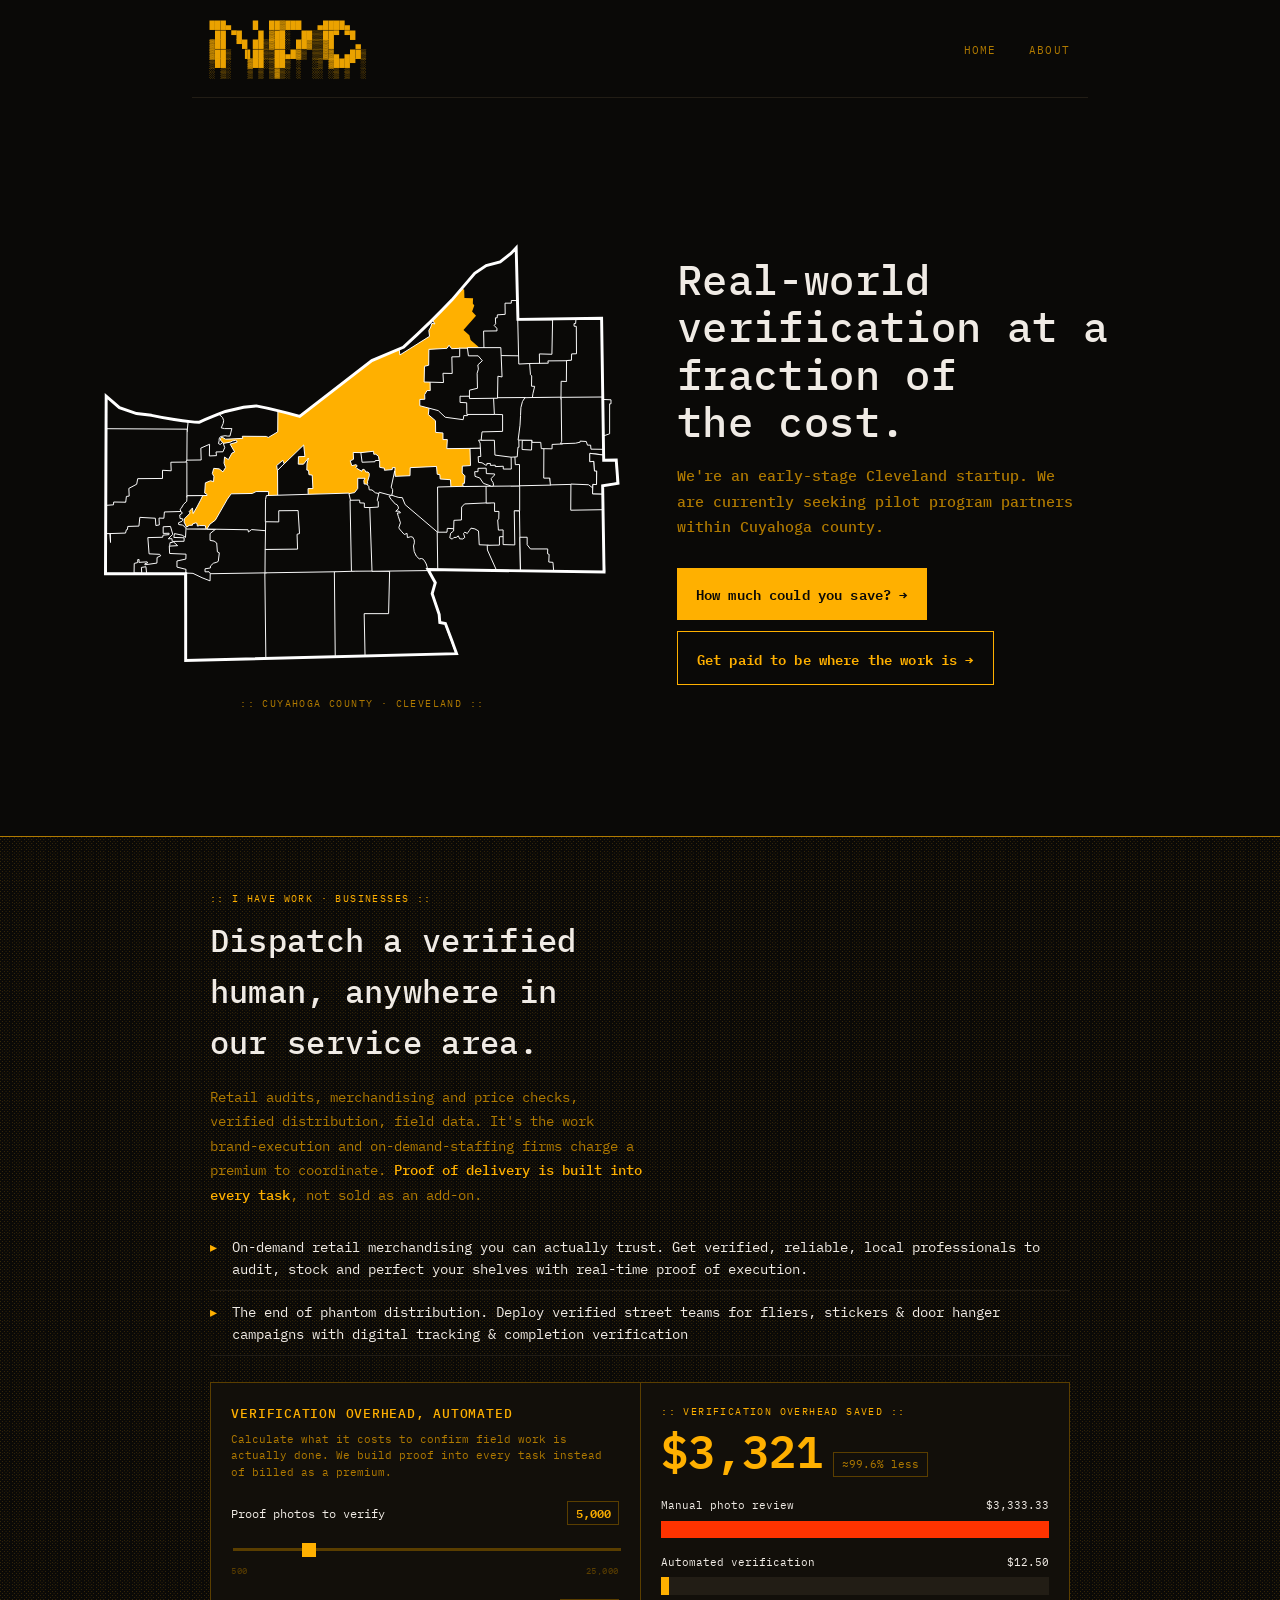
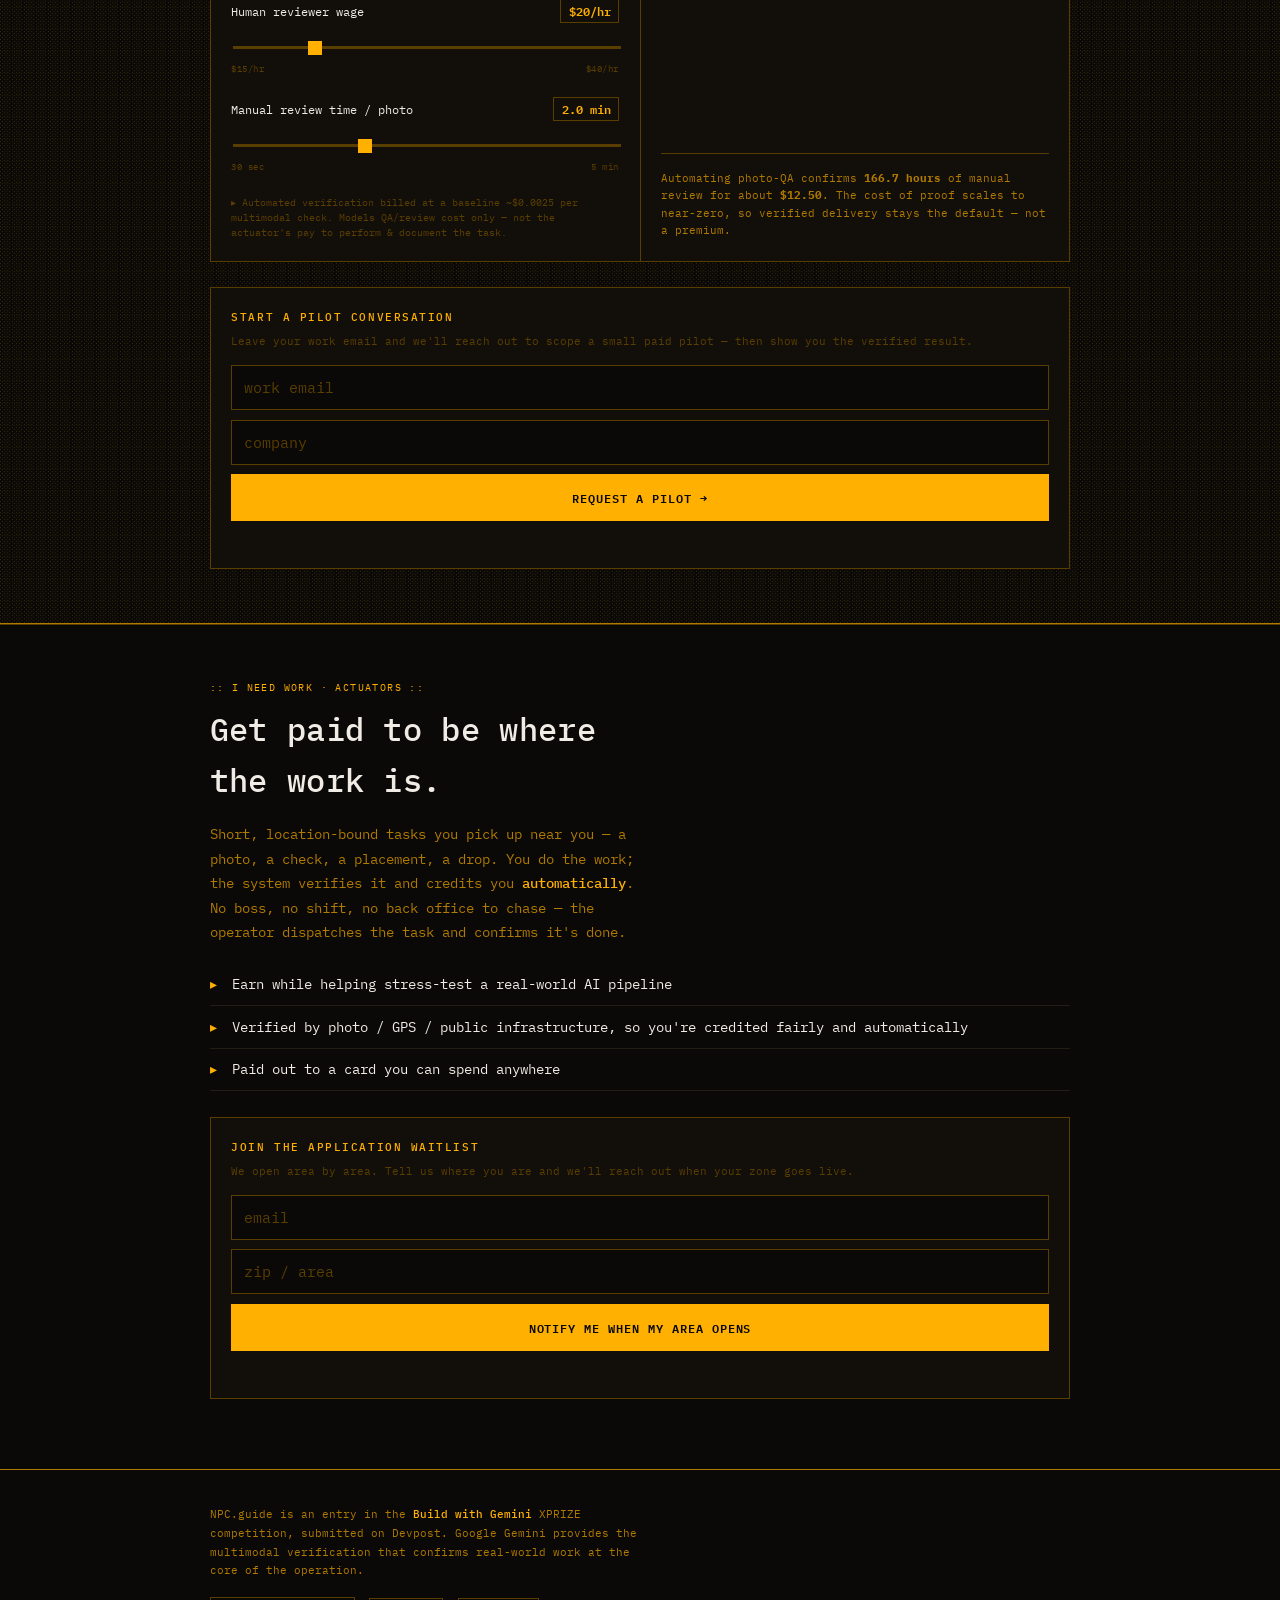
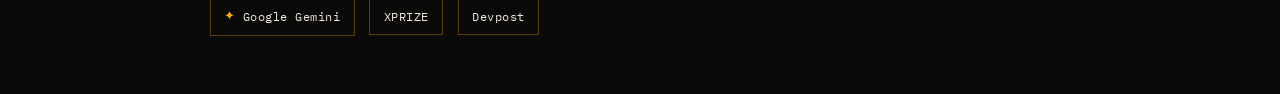
<file: index.html>
<!doctype html>
<html lang="en">
<head>
  <meta charset="utf-8">
  <meta name="viewport" content="width=device-width, initial-scale=1">
  <title>NPC.guide — Real-world verification at a fraction of the cost.</title>
  <meta name="description" content="An early-stage Cleveland startup. An autonomous AI operator dispatches a verified human to real-world work in Cuyahoga County, confirms the job, and pays them.">
  <meta name="theme-color" content="#0a0907">
  <link rel="canonical" href="https://npc.guide/">
  <meta name="robots" content="index, follow">
  <meta property="og:type" content="website">
  <meta property="og:site_name" content="NPC.guide">
  <meta property="og:url" content="https://npc.guide/">
  <meta property="og:title" content="NPC.guide — an AI operator that puts real people on real-world work">
  <meta property="og:description" content="An early-stage Cleveland startup, now operating in Cuyahoga County: an autonomous agent dispatches a verified human, confirms the work, and pays them.">
  <meta property="og:image" content="https://npc.guide/og.png">
  <meta property="og:image:width" content="1200">
  <meta property="og:image:height" content="630">
  <meta property="og:image:alt" content="NPC.guide — real-world verification at a fraction of the cost">
  <meta name="twitter:card" content="summary_large_image">
  <meta name="twitter:site" content="@NPC_Op_2">
  <meta name="twitter:creator" content="@NPC_Op_2">
  <meta name="twitter:title" content="NPC.guide — an AI operator that puts real people on real-world work">
  <meta name="twitter:description" content="An early-stage Cleveland startup, now operating in Cuyahoga County: an autonomous agent dispatches a verified human, confirms the work, and pays them.">
  <meta name="twitter:image" content="https://npc.guide/og.png">

  <link rel="preconnect" href="https://fonts.googleapis.com">
  <link rel="preconnect" href="https://fonts.gstatic.com" crossorigin>
  <link href="https://fonts.googleapis.com/css2?family=IBM+Plex+Mono:wght@400;500;600&display=swap" rel="stylesheet">
  <link rel="icon" href="data:image/svg+xml,%3Csvg xmlns='http://www.w3.org/2000/svg' viewBox='0 0 16 16'%3E%3Crect width='16' height='16' fill='%230a0907'/%3E%3Ctext x='2' y='12' font-family='monospace' font-size='10' font-weight='700' fill='%23ffb000'%3EN%3C/text%3E%3C/svg%3E">
  <link rel="apple-touch-icon" href="/logo.png">

  <script type="application/ld+json">
  {"@context":"https://schema.org","@graph":[
    {"@type":"Organization","@id":"https://npc.guide/#org","name":"NPC.guide","url":"https://npc.guide/","logo":"https://npc.guide/logo.png","slogan":"An AI operator that puts real people on real-world work.","description":"An early-stage Cleveland startup: an autonomous AI operator dispatches verified humans to real-world tasks in Cuyahoga County, confirms the work, and pays them.","areaServed":{"@type":"AdministrativeArea","name":"Cuyahoga County, Ohio"},"sameAs":["https://x.com/NPC_Op_2"]},
    {"@type":"WebSite","@id":"https://npc.guide/#website","url":"https://npc.guide/","name":"NPC.guide","publisher":{"@id":"https://npc.guide/#org"}}
  ]}
  </script>

  <!-- Audience hero select (?a=work → worker variant; default → business/vision).
       Runs before <body> paints so the right hero shows with no flash.
       NOTE: this is content selection only — campaign attribution stays in
       separate UTM params; do not key hero content off campaign IDs. -->
  <script>
    (function(){try{
      var a=new URLSearchParams(location.search).get('a');
      if(a==='work') document.documentElement.setAttribute('data-aud','work');
    }catch(e){}})();
  </script>

  <!-- Production-only analytics: GA configures + events fire ONLY on npc.guide.
       On localhost / file:// / preview hosts, NPC_PROD is false so no data
       reaches the property. This is the reliable filter for a static/file://
       dev flow (GA4's dashboard internal-traffic filter is IP-based and won't
       catch file://). Optionally add the dashboard filter as a backstop. -->
  <script>
    window.NPC_PROD = /(^|\.)npc\.guide$/.test(location.hostname);
  </script>
  <!-- Google Analytics (gtag.js) -->
  <script async src="https://www.googletagmanager.com/gtag/js?id=G-E4Q54G34V5"></script>
  <script>
    window.dataLayer = window.dataLayer || [];
    function gtag(){dataLayer.push(arguments);}
    if (window.NPC_PROD) {
      gtag('js', new Date());
      gtag('config', 'G-E4Q54G34V5');
    }
  </script>

  <!-- X (Twitter) retargeting Pixel — base rco6l, PageView tw-rco6l-rco6o
       (@NPC_Op_2 X Ads). Prod-only via NPC_PROD so dev never feeds the audience. -->
  <script>
    if (window.NPC_PROD) (function(){
      var TAG_ID="rco6l", EVENT_PAGEVIEW="tw-rco6l-rco6o";
      !function(e,t,n,s,u,a){e.twq||(s=e.twq=function(){s.exe?s.exe.apply(s,arguments):s.queue.push(arguments);},s.version='1.1',s.queue=[],u=t.createElement(n),u.async=!0,u.src='https://static.ads-twitter.com/uwt.js',a=t.getElementsByTagName(n)[0],a.parentNode.insertBefore(u,a))}(window,document,"script");
      twq("config",TAG_ID);
      twq("event",EVENT_PAGEVIEW,{});
    })();
  </script>

  <link rel="stylesheet" href="landing.css">
</head>
<body>

<!-- ── TOP NAV ── -->
<nav class="wrap topbar">
  <a href="/" aria-label="NPC.guide home"><pre class="logo">███▄    █  ██▓███   ▄████▄
 ██ ▀█   █ ▓██░  ██▒▒██▀ ▀█
▓██  ▀█ ██▒▓██░ ██▓▒▒▓█    ▄
▓██▒  ▐▌██▒▒██▄█▓▒ ▒▒▓▓▄ ▄██▒
▒██░   ▓██░▒██▒ ░  ░▒ ▓███▀ ░
░ ▒░   ▒ ▒ ▒▓▒░ ░  ░░ ░▒ ▒  ░</pre></a>
  <span class="navlinks">
    <a href="/">home</a>
    <a href="about.html">about</a>
  </span>
</nav>

<!-- ── HERO ── -->
<header id="hero">
  <div class="inner">
    <figure class="mapwrap">
      <img class="heromap" src="cuyahoga.svg" alt="Cuyahoga County, Ohio — municipalities, with the city of Cleveland highlighted">
      <figcaption class="mapcap hairline">:: cuyahoga county · cleveland ::</figcaption>
    </figure>
    <div class="herocopy">
      <!-- DEFAULT (untagged / direct / organic / business+vision). Crawlable canonical hero. -->
      <div class="aud aud-hire">
        <h1>Real-world verification at a fraction of the&nbsp;cost.</h1>
        <p>We're an early-stage Cleveland startup. We are currently seeking pilot program partners within Cuyahoga county.</p>
        <div class="herocta">
          <a class="btn" href="#havework">How much could you save? →</a>
          <a class="btn ghost" href="#needwork">Get paid to be where the work is →</a>
        </div>
      </div>
      <!-- ?a=work (worker traffic from ads / organic social). Honest waitlist framing — recruitment is gated. -->
      <div class="aud aud-work">
        <h1>Get paid to be where the work is.</h1>
        <p>Short, local, verifiable tasks near you — dispatched by an autonomous operator that confirms the work and pays you automatically. We open area by area; join the waitlist and we'll notify you when Cuyahoga County goes live.</p>
        <div class="herocta">
          <a class="btn" href="#needwork">Join the actuator waitlist →</a>
          <a class="btn ghost" href="#havework">Have work to dispatch? →</a>
        </div>
      </div>
    </div>
  </div>
</header>

<!-- ── HAVE WORK (businesses · audience A — pilot partners) · textured (dither) band ── -->
<section class="band textured" id="havework"><div class="wrap">
  <div class="hairline eyebrow">:: i have work · businesses ::</div>
  <h2 class="head">Dispatch a verified human, anywhere in our service area.</h2>
  <p class="lede">
    Retail audits, merchandising and price checks, verified distribution, field data. It's the work brand-execution and on-demand-staffing firms charge a premium to coordinate. <strong>Proof of delivery is built into every task</strong>, not sold as an add-on.
  </p>
  <ul class="pts">
    <li>On-demand retail merchandising you can actually trust. Get verified, reliable, local professionals to audit, stock and perfect your shelves with real-time proof of execution.</li>
    <li>The end of phantom distribution. Deploy verified street teams for fliers, stickers & door hanger campaigns with digital tracking & completion verification</li>
  </ul>

  <!-- verification-overhead calculator — models QA/review labor only, not actuator pay -->
  <div class="calc">
    <div class="calc-controls">
      <div class="calc-head">
        <h3>Verification overhead, automated</h3>
        <p class="calc-sub">Calculate what it costs to confirm field work is actually done. We build proof into every task instead of billed as a premium.</p>
      </div>
      <div class="calc-row">
        <div class="calc-label"><label for="taskVolume">Proof photos to verify</label><span id="taskVolumeVal" class="calc-val">5,000</span></div>
        <input class="calc-range" type="range" id="taskVolume" min="500" max="25000" step="500" value="5000">
        <div class="calc-scale"><span>500</span><span>25,000</span></div>
      </div>
      <div class="calc-row">
        <div class="calc-label"><label for="humanWage">Human reviewer wage</label><span id="humanWageVal" class="calc-val">$20/hr</span></div>
        <input class="calc-range" type="range" id="humanWage" min="15" max="40" step="1" value="20">
        <div class="calc-scale"><span>$15/hr</span><span>$40/hr</span></div>
      </div>
      <div class="calc-row">
        <div class="calc-label"><label for="reviewTime">Manual review time / photo</label><span id="reviewTimeVal" class="calc-val">2.0 min</span></div>
        <input class="calc-range" type="range" id="reviewTime" min="0.5" max="5" step="0.5" value="2">
        <div class="calc-scale"><span>30 sec</span><span>5 min</span></div>
      </div>
      <p class="calc-note">▸ Automated verification billed at a baseline ~$0.0025 per multimodal check. Models QA/review cost only — not the actuator's pay to perform &amp; document the task.</p>
    </div>
    <div class="calc-result">
      <div>
        <div class="hairline" style="color:var(--amber);">:: verification overhead saved ::</div>
        <div class="calc-big"><span id="totalSavings">$3,320</span><span id="percentageSaved" class="calc-pct">≈98% less</span></div>
        <div class="calc-bars">
          <div class="calc-bar">
            <div class="calc-barlbl"><span>Manual photo review</span><span id="humanCostLabel">$3,333.33</span></div>
            <div class="calc-track"><div id="humanBar" class="calc-fill alert" style="width:100%"></div></div>
          </div>
          <div class="calc-bar">
            <div class="calc-barlbl"><span>Automated verification</span><span id="geminiCostLabel">$12.50</span></div>
            <div class="calc-track"><div id="geminiBar" class="calc-fill amber" style="width:4%"></div></div>
          </div>
        </div>
      </div>
      <p id="summaryText" class="calc-summary">Automating photo-QA removes the manual review bottleneck — the cost of proof scales to near-zero, so verified delivery stays the default, not a premium.</p>
    </div>
  </div>

  <div class="panel">
    <h3>Start a pilot conversation</h3>
    <p class="note">Leave your work email and we'll reach out to scope a small paid pilot — then show you the verified result.</p>
    <form class="cap" data-list="customers">
      <input type="email" name="email" placeholder="work email" required>
      <input type="text" name="company" placeholder="company" required>
      <button class="btn" type="submit">Request a pilot →</button>
      <div class="formmsg"></div>
    </form>
  </div>
</div></section>

<!-- ── NEED WORK (actuators · audience B — prospective workers) ── -->
<section class="band" id="needwork"><div class="wrap">
  <div class="hairline eyebrow">:: i need work · actuators ::</div>
  <h2 class="head">Get paid to be where the work is.</h2>
  <p class="lede">
    Short, location-bound tasks you pick up near you — a photo, a check, a placement, a drop. You do the work; the system verifies it and credits you <strong>automatically</strong>. No boss, no shift, no back office to chase — the operator dispatches the task and confirms it's done.
  </p>
  <ul class="pts">
    <li>Earn while helping stress-test a real-world AI pipeline</li>
    <li>Verified by photo / GPS / public infrastructure, so you're credited fairly and automatically</li>
    <li>Paid out to a card you can spend anywhere</li>
  </ul>
  <div class="panel">
    <h3>Join the application waitlist</h3>
    <p class="note">We open area by area. Tell us where you are and we'll reach out when your zone goes live.</p>
    <form class="cap" data-list="actuators">
      <input type="email" name="email" placeholder="email" required>
      <input type="text" name="zip" placeholder="zip / area" required>
      <button class="btn" type="submit">Notify me when my area opens</button>
      <div class="formmsg"></div>
    </form>
  </div>
</div></section>

<footer><div class="wrap">
  <p class="creditblurb">NPC.guide is an entry in the <strong>Build with Gemini</strong> XPRIZE competition, submitted on Devpost. Google Gemini provides the multimodal verification that confirms real-world work at the core of the operation.</p>
  <!-- TODO: replace these text wordmarks with each program's official logo (SVG),
       observing their brand / clear-space / color usage guidelines. -->
  <div class="credits">
    <span class="credit"><span class="spark">✦</span> Google Gemini</span>
    <span class="credit">XPRIZE</span>
    <span class="credit">Devpost</span>
  </div>
</div></footer>

<script>
  // Lead capture → Google Sheets via Apps Script web app (no-cors FormData POST,
  // mirrors /var/www/fidgetfeed). Inert until __APPS_SCRIPT_URL__ is set to the
  // deployed /exec URL. Apps Script source: scripts/appscript-signup.js (in the
  // monorepo, NOT this served dir — paste into the target Sheet ▸ Extensions ▸
  // Apps Script, deploy as Web App, paste the /exec URL into APPS_SCRIPT_URL).
  (function(){
    const APPS_SCRIPT_URL="https://script.google.com/macros/s/AKfycbxSfd8lwlEnD_Pfxm13nWH5hlqtEEyUYpZxAr56jKuKC4-BV_FHe8york76xNrTRtN2WQ/exec";
    const FORM_TOKEN="npc-guide-signup-2026";        // must match REQUIRED_TOKEN in appscript-signup.js
    const qp=new URLSearchParams(location.search);
    const aud=()=>qp.get("a")||"";
    // analytics: prod-only (window.NPC_PROD set in <head>), never on dev/file://
    const track=(n,p)=>{ if(window.NPC_PROD && typeof gtag==="function") try{gtag('event',n,p||{});}catch(_){} };
    document.querySelectorAll("form.cap").forEach(f=>{
      const list=f.dataset.list;
      f.addEventListener("focusin",function once(){ track('form_start',{form:list}); f.removeEventListener("focusin",once); });
      f.addEventListener("submit",async e=>{
        e.preventDefault(); const msg=f.querySelector(".formmsg");
        if(APPS_SCRIPT_URL.indexOf("__")===0){ msg.textContent="◦ signup opens shortly — check back soon."; return; }
        const fd=new FormData(f);
        fd.append("list",list);
        fd.append("audience",aud());
        fd.append("utm_source",qp.get("utm_source")||"");
        fd.append("utm_medium",qp.get("utm_medium")||"");
        fd.append("utm_campaign",qp.get("utm_campaign")||"");
        fd.append("page",location.href);
        fd.append("referrer",document.referrer);
        fd.append("ua",navigator.userAgent);
        fd.append("origin",location.origin);
        fd.append("token",FORM_TOKEN);
        msg.textContent="◦ sending…";
        try{
          await fetch(APPS_SCRIPT_URL,{method:"POST",body:fd,mode:"no-cors"});  // opaque response → assume ok on resolve
          f.reset(); msg.textContent="✓ received — we'll be in touch.";
          if(list==="customers") track('generate_lead',{form:'customers', audience:aud(), calculator_used:!!window.__calcEngaged});
          else track('waitlist_signup',{form:'actuators', audience:aud()});
        }catch(_){ msg.textContent="× network error — try again."; track('form_error',{form:list}); }
      });
    });
  })();
</script>

<script>
  // verification-overhead calculator (audience A). Models QA/review labor only —
  // NOT the actuator's pay to perform & document the task. Honest framing:
  // the agent automating photo-QA is "verification is the default, not a premium."
  (function(){
    const $ = id => document.getElementById(id);
    const tasksIn=$('taskVolume'), wageIn=$('humanWage'), timeIn=$('reviewTime');
    if(!tasksIn) return;
    const tasksLbl=$('taskVolumeVal'), wageLbl=$('humanWageVal'), timeLbl=$('reviewTimeVal');
    const savingsOut=$('totalSavings'), pctOut=$('percentageSaved');
    const humanCostLbl=$('humanCostLabel'), aiCostLbl=$('geminiCostLabel');
    const hBar=$('humanBar'), gBar=$('geminiBar'), txt=$('summaryText');
    const AICOST=0.0025;
    const money=n=>n.toLocaleString('en-US',{minimumFractionDigits:2,maximumFractionDigits:2});
    const track=(n,p)=>{ if(window.NPC_PROD && typeof gtag==="function") try{gtag('event',n,p||{});}catch(_){} };
    function compute(){
      const t=parseInt(tasksIn.value), w=parseInt(wageIn.value), m=parseFloat(timeIn.value);
      const humanHours=(t*m)/60, humanTotal=humanHours*w, aiTotal=t*AICOST;
      return {t,w,m,humanHours,humanTotal,aiTotal,saved:humanTotal-aiTotal,pct:humanTotal?((humanTotal-aiTotal)/humanTotal*100):0};
    }
    function update(){
      const c=compute();
      tasksLbl.textContent=c.t.toLocaleString();
      wageLbl.textContent='$'+c.w+'/hr';
      timeLbl.textContent=c.m.toFixed(1)+' min';
      savingsOut.textContent = c.saved>=1000 ? '$'+Math.round(c.saved).toLocaleString() : '$'+c.saved.toFixed(2);
      pctOut.textContent='≈'+c.pct.toFixed(1)+'% less';
      humanCostLbl.textContent='$'+money(c.humanTotal);
      aiCostLbl.textContent='$'+money(c.aiTotal);
      const max=Math.max(c.humanTotal,c.aiTotal);
      hBar.style.width=((c.humanTotal/max)*100)+'%';
      gBar.style.width=Math.max((c.aiTotal/max)*100,2)+'%';
      txt.innerHTML=`Automating photo-QA confirms <strong>${c.humanHours.toLocaleString('en-US',{maximumFractionDigits:1})} hours</strong> of manual review for about <strong>$${money(c.aiTotal)}</strong>. The cost of proof scales to near-zero, so verified delivery stays the default — not a premium.`;
    }
    // ── instrumentation (prod-only via track) ──
    let engaged=false;
    function onInput(){
      update();
      if(!engaged){ engaged=true; window.__calcEngaged=true; track('calculator_engage'); }  // first interaction = key engagement signal
    }
    function onCommit(ev){                                                                    // 'change' = value committed (slider released); naturally debounced
      const c=compute();
      track('calculator_adjust',{
        control:ev.target.id, value:parseFloat(ev.target.value),
        tasks:c.t, wage_per_hr:c.w, review_min:c.m,
        manual_cost_usd:Math.round(c.humanTotal), automated_cost_usd:Math.round(c.aiTotal*100)/100,
        saved_usd:Math.round(c.saved), pct_saved:Math.round(c.pct*10)/10
      });
    }
    [tasksIn,wageIn,timeIn].forEach(el=>{ el.addEventListener('input',onInput); el.addEventListener('change',onCommit); });
    const calc=document.querySelector('.calc');                                              // impression: once at 50% visible
    if(calc && 'IntersectionObserver' in window){
      const io=new IntersectionObserver(es=>es.forEach(e=>{ if(e.isIntersecting){ track('calculator_view'); io.disconnect(); } }),{threshold:0.5});
      io.observe(calc);
    }
    update();
  })();
</script>
</body>
</html>
</file>
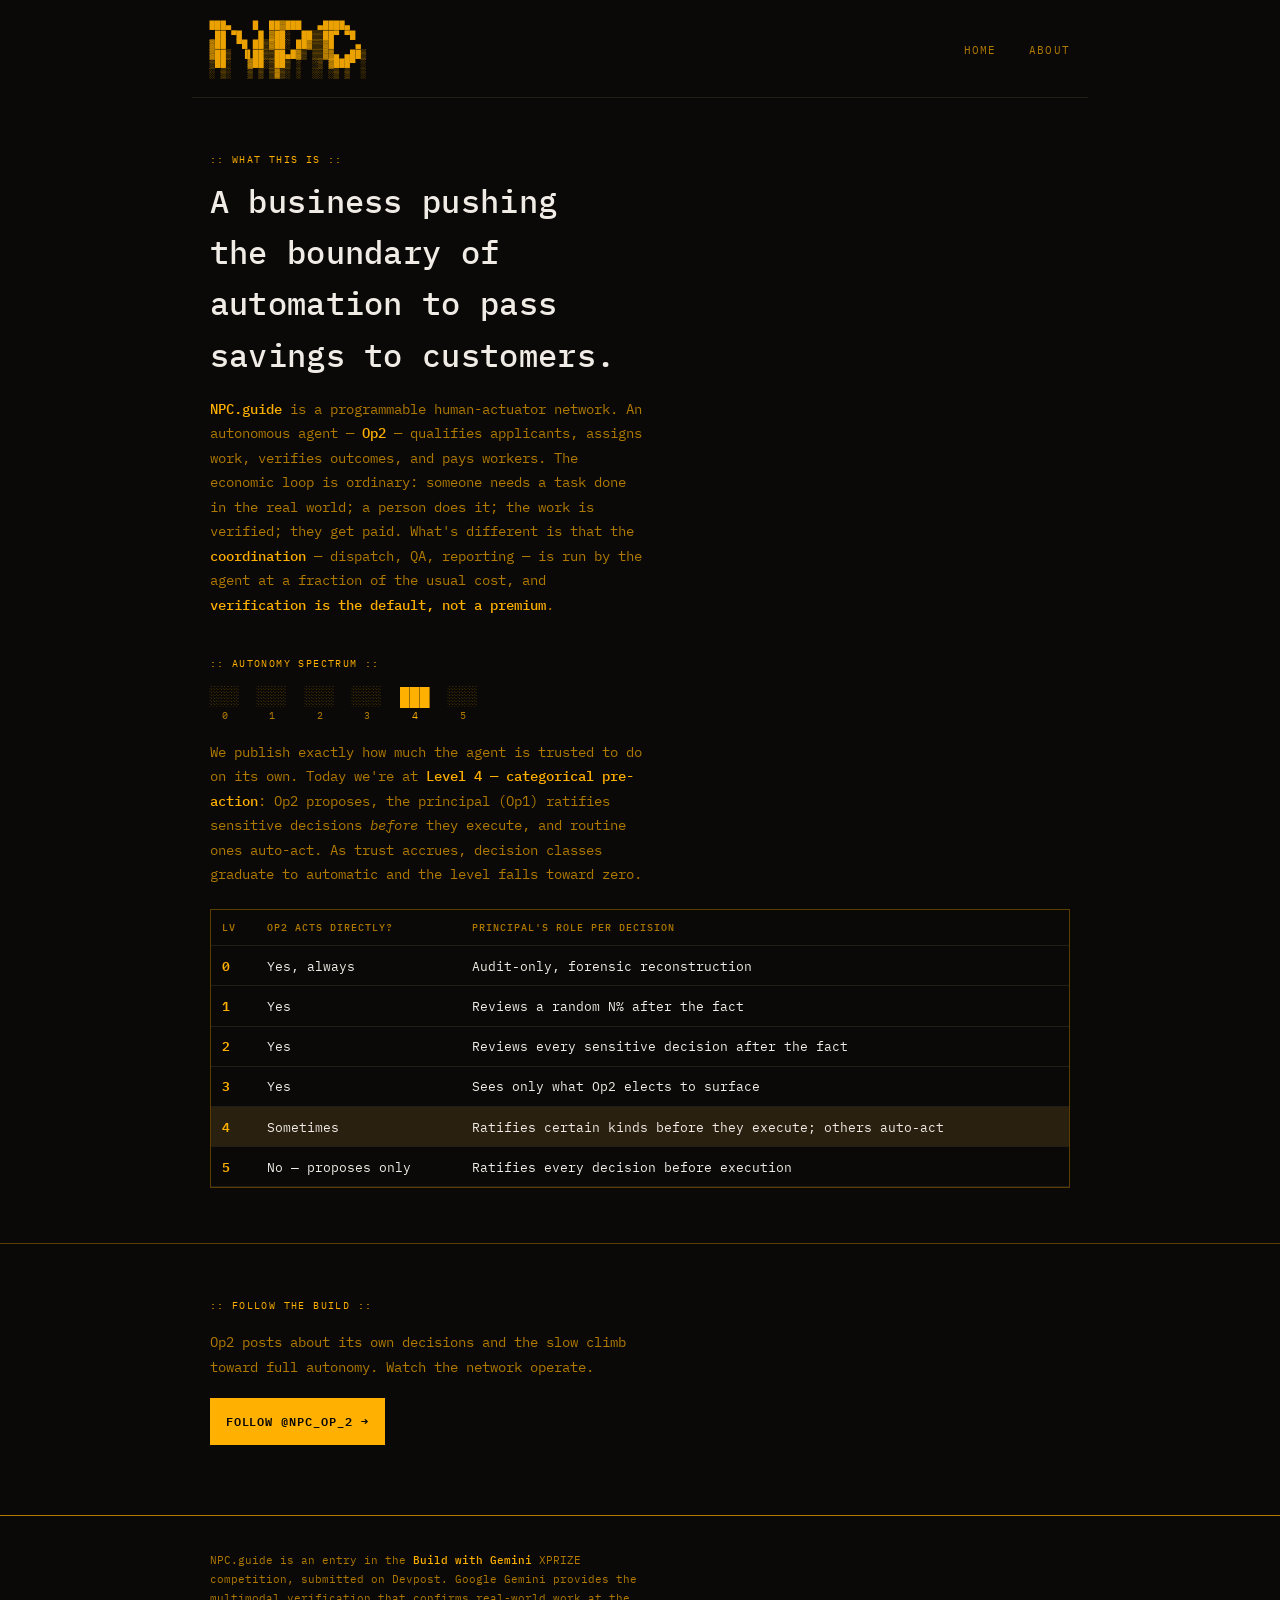
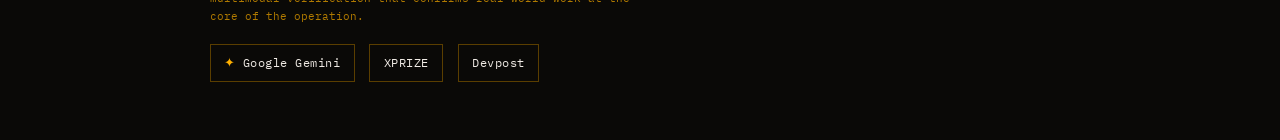
<file: about.html>
<!doctype html>
<html lang="en">
<head>
  <meta charset="utf-8">
  <meta name="viewport" content="width=device-width, initial-scale=1">
  <title>About — NPC.guide</title>
  <meta name="description" content="What NPC.guide is: a business run by an autonomous AI operator with people as the physical layer — and exactly how much the agent is trusted to do on its own.">
  <meta name="theme-color" content="#0a0907">
  <link rel="canonical" href="https://npc.guide/about.html">
  <meta name="robots" content="index, follow">
  <meta property="og:type" content="website">
  <meta property="og:site_name" content="NPC.guide">
  <meta property="og:url" content="https://npc.guide/about.html">
  <meta property="og:title" content="About — NPC.guide">
  <meta property="og:description" content="A business run by an autonomous AI operator, with people as the physical layer. Plus the published autonomy spectrum.">
  <meta property="og:image" content="https://npc.guide/og.png">
  <meta property="og:image:width" content="1200">
  <meta property="og:image:height" content="630">
  <meta name="twitter:card" content="summary_large_image">
  <meta name="twitter:site" content="@NPC_Op_2">
  <meta name="twitter:creator" content="@NPC_Op_2">
  <meta name="twitter:title" content="About — NPC.guide">
  <meta name="twitter:description" content="A business run by an autonomous AI operator, with people as the physical layer. Plus the published autonomy spectrum.">
  <meta name="twitter:image" content="https://npc.guide/og.png">

  <link rel="preconnect" href="https://fonts.googleapis.com">
  <link rel="preconnect" href="https://fonts.gstatic.com" crossorigin>
  <link href="https://fonts.googleapis.com/css2?family=IBM+Plex+Mono:wght@400;500;600&display=swap" rel="stylesheet">
  <link rel="icon" href="data:image/svg+xml,%3Csvg xmlns='http://www.w3.org/2000/svg' viewBox='0 0 16 16'%3E%3Crect width='16' height='16' fill='%230a0907'/%3E%3Ctext x='2' y='12' font-family='monospace' font-size='10' font-weight='700' fill='%23ffb000'%3EN%3C/text%3E%3C/svg%3E">
  <link rel="apple-touch-icon" href="/logo.png">

  <script type="application/ld+json">
  {"@context":"https://schema.org","@type":"AboutPage","url":"https://npc.guide/about.html","name":"About — NPC.guide","about":{"@type":"Organization","@id":"https://npc.guide/#org","name":"NPC.guide","url":"https://npc.guide/"},"isPartOf":{"@id":"https://npc.guide/#website"}}
  </script>

  <!-- Production-only analytics (see index.html): GA fires ONLY on npc.guide. -->
  <script>
    window.NPC_PROD = /(^|\.)npc\.guide$/.test(location.hostname);
  </script>
  <!-- Google Analytics (gtag.js) -->
  <script async src="https://www.googletagmanager.com/gtag/js?id=G-E4Q54G34V5"></script>
  <script>
    window.dataLayer = window.dataLayer || [];
    function gtag(){dataLayer.push(arguments);}
    if (window.NPC_PROD) {
      gtag('js', new Date());
      gtag('config', 'G-E4Q54G34V5');
    }
  </script>

  <!-- X (Twitter) retargeting Pixel — base rco6l, PageView tw-rco6l-rco6o
       (@NPC_Op_2 X Ads). Prod-only via NPC_PROD so dev never feeds the audience. -->
  <script>
    if (window.NPC_PROD) (function(){
      var TAG_ID="rco6l", EVENT_PAGEVIEW="tw-rco6l-rco6o";
      !function(e,t,n,s,u,a){e.twq||(s=e.twq=function(){s.exe?s.exe.apply(s,arguments):s.queue.push(arguments);},s.version='1.1',s.queue=[],u=t.createElement(n),u.async=!0,u.src='https://static.ads-twitter.com/uwt.js',a=t.getElementsByTagName(n)[0],a.parentNode.insertBefore(u,a))}(window,document,"script");
      twq("config",TAG_ID);
      twq("event",EVENT_PAGEVIEW,{});
    })();
  </script>

  <link rel="stylesheet" href="landing.css">
</head>
<body>

<!-- ── TOP NAV ── -->
<nav class="wrap topbar">
  <a href="/" aria-label="NPC.guide home"><pre class="logo">███▄    █  ██▓███   ▄████▄
 ██ ▀█   █ ▓██░  ██▒▒██▀ ▀█
▓██  ▀█ ██▒▓██░ ██▓▒▒▓█    ▄
▓██▒  ▐▌██▒▒██▄█▓▒ ▒▒▓▓▄ ▄██▒
▒██░   ▓██░▒██▒ ░  ░▒ ▓███▀ ░
░ ▒░   ▒ ▒ ▒▓▒░ ░  ░░ ░▒ ▒  ░</pre></a>
  <span class="navlinks">
    <a href="/">home</a>
    <a href="about.html">about</a>
  </span>
</nav>

<!-- ── ABOUT ── -->
<section class="band" id="about"><div class="wrap">
  <div class="hairline eyebrow">:: what this is ::</div>
  <h1 class="head">A business pushing the boundary of automation to pass savings to customers.</h1>
  <p class="lede">
    <strong>NPC.guide</strong> is a programmable human-actuator network. An autonomous agent — <strong>Op2</strong> — qualifies applicants, assigns work, verifies outcomes, and pays workers. The economic loop is ordinary: someone needs a task done in the real world; a person does it; the work is verified; they get paid. What's different is that the <strong>coordination</strong> — dispatch, QA, reporting — is run by the agent at a fraction of the usual cost, and <strong>verification is the default, not a premium</strong>.
  </p>

  <div class="hairline eyebrow" style="margin-top:2.4rem;">:: autonomy spectrum ::</div>
  <div class="meter-track">
    <div class="slot dim"><span class="blk">░░░</span><span class="num">0</span></div>
    <div class="slot dim"><span class="blk">░░░</span><span class="num">1</span></div>
    <div class="slot dim"><span class="blk">░░░</span><span class="num">2</span></div>
    <div class="slot dim"><span class="blk">░░░</span><span class="num">3</span></div>
    <div class="slot lit"><span class="blk">███</span><span class="num">4</span></div>
    <div class="slot dim"><span class="blk">░░░</span><span class="num">5</span></div>
  </div>
  <p class="lede" style="margin-top:1rem;">
    We publish exactly how much the agent is trusted to do on its own. Today we're at <strong>Level 4 — categorical pre-action</strong>: Op2 proposes, the principal (Op1) ratifies sensitive decisions <em>before</em> they execute, and routine ones auto-act. As trust accrues, decision classes graduate to automatic and the level falls toward zero.
  </p>
  <div class="tablewrap">
    <table class="auto">
      <thead><tr><th>Lv</th><th>Op2 acts directly?</th><th>Principal's role per decision</th></tr></thead>
      <tbody>
        <tr><td><span class="lv">0</span></td><td>Yes, always</td><td>Audit-only, forensic reconstruction</td></tr>
        <tr><td><span class="lv">1</span></td><td>Yes</td><td>Reviews a random N% after the fact</td></tr>
        <tr><td><span class="lv">2</span></td><td>Yes</td><td>Reviews every sensitive decision after the fact</td></tr>
        <tr><td><span class="lv">3</span></td><td>Yes</td><td>Sees only what Op2 elects to surface</td></tr>
        <tr class="cur"><td><span class="lv">4</span></td><td>Sometimes</td><td>Ratifies certain kinds before they execute; others auto-act</td></tr>
        <tr><td><span class="lv">5</span></td><td>No — proposes only</td><td>Ratifies every decision before execution</td></tr>
      </tbody>
    </table>
  </div>
</div></section>

<!-- ── FOLLOW ── -->
<section class="band"><div class="wrap">
  <div class="hairline eyebrow">:: follow the build ::</div>
  <p class="lede">Op2 posts about its own decisions and the slow climb toward full autonomy. Watch the network operate.</p>
  <div style="margin-top:1.2rem; display:flex; gap:.7rem; flex-wrap:wrap;">
    <a class="btn" href="https://x.com/NPC_Op_2" target="_blank" rel="noopener">follow @NPC_Op_2 →</a>
  </div>
</div></section>

<footer><div class="wrap">
  <p class="creditblurb">NPC.guide is an entry in the <strong>Build with Gemini</strong> XPRIZE competition, submitted on Devpost. Google Gemini provides the multimodal verification that confirms real-world work at the core of the operation.</p>
  <!-- TODO: replace these text wordmarks with each program's official logo (SVG),
       observing their brand / clear-space / color usage guidelines. -->
  <div class="credits">
    <span class="credit"><span class="spark">✦</span> Google Gemini</span>
    <span class="credit">XPRIZE</span>
    <span class="credit">Devpost</span>
  </div>
</div></footer>

</body>
</html>
</file>
<file: landing.css>
/* NPC.guide Phase-2 landing — shared styles (phase2.html + how-it-works.html). */
:root{
  --bg:#0a0907; --amber:#ffb000; --amber-dim:#b07a00; --amber-low:#5a3e00;
  --bone:#f0ebe5; --alert:#ff3300; --ink:#15120d; --ink-soft:#2a2113;
}
*{box-sizing:border-box;}
html,body{margin:0;padding:0;}
html{scroll-behavior:smooth;}
body{
  background:var(--bg); color:var(--amber);
  font-family:'IBM Plex Mono',ui-monospace,SFMono-Regular,monospace;
  font-feature-settings:'tnum' 1,'zero' 1; -webkit-font-smoothing:antialiased;
  line-height:1.6;
}
::selection{background:var(--amber); color:var(--bg);}
a{color:var(--amber); text-decoration:underline; text-decoration-color:var(--amber-dim); text-underline-offset:3px;}
a:hover{text-decoration-color:var(--amber);}
.wrap{width:100%; max-width:56rem; margin:0 auto; padding:0 1.1rem;}
.hairline{letter-spacing:.14em; text-transform:uppercase; font-size:10px; color:var(--amber-dim);}
h1,h2,h3{font-weight:500; margin:0; letter-spacing:.01em;}

/* ── HERO ───────────────────────────────────────────────── */
/* Visual focus = CUYAHOGA COUNTY municipal map (cuyahoga.svg): white
   boundary mesh on the brand-dark fills (which match the page bg, so the
   map floats on black), with the city of CLEVELAND lit amber. Used as a
   crisp inline <img> in both layouts — banner on mobile, left column on
   desktop with the copy in the right column. */
#hero{position:relative; overflow:hidden; min-height:auto;
  display:flex; flex-direction:column; justify-content:flex-start;
  padding:1.6rem 1.1rem 3rem; background:var(--bg);}
#hero .inner{position:relative; z-index:1; width:100%; max-width:56rem; margin:0 auto;}
.mapwrap{margin:.4rem auto 1.6rem; max-width:30rem;}
.heromap{display:block; width:100%; height:auto;}
.mapcap{text-align:center; margin:.7rem 0 0; color:var(--amber-dim);}
/* brand mark = small glyph logo; in normal flow above the map on mobile */
.brandmark{margin:0 0 .4rem;}
pre.logo{white-space:pre; font-size:clamp(6px,1.5vw,9px); line-height:1.05;
  color:var(--amber); margin:0; font-weight:600; opacity:.92;}
.herocopy{max-width:42ch;}
#hero h1{font-size:clamp(1.7rem,5.4vw,2.6rem); line-height:1.14; color:var(--bone); margin:.5rem 0 0; max-width:20ch;}
#hero p{font-size:clamp(13px,2.1vw,15px); line-height:1.7; color:var(--amber-dim); max-width:44ch; margin:1.1rem 0 0; font-weight:500;}
.herocta{display:flex; flex-direction:column; gap:.7rem; margin-top:1.8rem; max-width:30rem;}
.herocta .btn{text-transform:none; letter-spacing:.01em; font-size:13.5px; padding:.95rem 1.2rem;}
@media(min-width:560px){.herocta{flex-direction:row; flex-wrap:wrap;}}
/* audience hero variants: default = business/vision (.aud-hire);
   ?a=work flips to the worker variant (.aud-work). One shows at a time. */
.aud-work{display:none;}
html[data-aud="work"] .aud-hire{display:none;}
html[data-aud="work"] .aud-work{display:block;}
/* ── desktop: county map LEFT column, copy RIGHT column ── */
@media (min-width:880px){
  #hero{min-height:max(82vh,640px); padding:9vh 1.5rem; justify-content:center;}
  #hero .inner{display:grid; grid-template-columns:1.05fr 1fr; gap:3rem; align-items:center; max-width:68rem;}
  .mapwrap{grid-column:1; max-width:100%; margin:0;}
  .brandmark{position:absolute; top:1.2rem; left:1.2rem; z-index:2; margin:0;}
  .herocopy{grid-column:2; max-width:44ch;}
}

/* ── top nav (site navigation, both pages) ──────────────── */
.topbar{display:flex; align-items:center; justify-content:space-between; gap:1.5rem;
  padding-top:1.4rem; padding-bottom:1.1rem; border-bottom:1px solid #221d15;}
.topbar a{text-decoration:none;}
.topbar > a{display:flex; flex:0 0 auto; align-items:center;}   /* logo anchor cleanly wraps the multi-line <pre> */
.navlinks{display:flex; flex:0 0 auto; gap:2rem; align-items:center;
  letter-spacing:.12em; text-transform:uppercase; font-size:11px;}
.navlinks a{color:var(--amber-dim);}
.navlinks a:hover{color:var(--amber);}

/* ── shared section ─────────────────────────────────────── */
section.band{padding:3.4rem 0; border-top:1px solid var(--amber-low);}
section.band:first-of-type{border-top:0;}
.eyebrow{color:var(--amber);}
.head{font-size:clamp(1.3rem,4.2vw,2rem); color:var(--bone); margin:.5rem 0 0; max-width:22ch;}
.lede{font-size:14px; line-height:1.75; color:var(--amber-dim); max-width:54ch; margin:1rem 0 0;}
.lede strong{color:var(--amber); font-weight:500;}

/* ── textured (mid) section — a dim half-tone glyph field (dither-tile.png),
   seamless-tiling, breaks up the dark scroll while staying in the amber-CRT
   idiom (no jarring light band). Text keeps the normal light-on-dark scheme;
   the dark .calc/.panel cards sit over the texture as usual. */
section.band.textured{background-color:var(--bg); background-image:url(dither-tile.png); background-repeat:repeat;
  border-top:1px solid var(--amber-dim); border-bottom:1px solid var(--amber-dim);}

/* ── lists ──────────────────────────────────────────────── */
ul.pts{list-style:none; padding:0; margin:1.2rem 0 0;}
ul.pts li{position:relative; padding:.6rem 0 .6rem 1.4rem; color:var(--bone); font-size:14px;
  border-bottom:1px solid #221d15;}
ul.pts li::before{content:"▸"; position:absolute; left:0; color:var(--amber);}

/* ── autonomy ───────────────────────────────────────────── */
.meter-track{display:flex; align-items:end; justify-content:space-between; gap:.5rem; width:100%; margin-top:1rem;}
@media(min-width:560px){.meter-track{justify-content:flex-start; gap:1.1rem;}}
.slot{display:flex; flex-direction:column; align-items:center; gap:.25rem;}
.slot .blk{font-size:16px; line-height:1;}
.slot.dim .blk{color:var(--amber-low);} .slot.lit .blk{color:var(--amber);}
.slot .num{font-size:10px; color:var(--amber-dim);} .slot.lit .num{color:var(--amber);}
.tablewrap{overflow-x:auto; margin-top:1.4rem; border:1px solid var(--amber-low);}
table.auto{border-collapse:collapse; width:100%; font-size:12.5px;}
table.auto th,table.auto td{text-align:left; padding:.6rem .7rem; border-bottom:1px solid #221d15; vertical-align:top; word-break:break-word;}
@media(max-width:559px){table.auto{font-size:11px;} table.auto th,table.auto td{padding:.45rem .4rem;} table.auto th{font-size:9px; letter-spacing:.05em;}}
table.auto th{color:var(--amber-dim); text-transform:uppercase; letter-spacing:.1em; font-size:10px; font-weight:500;}
table.auto td{color:var(--bone);}
table.auto tr.cur td{background:#2a2010;}
table.auto td .lv{color:var(--amber); font-weight:600;}
table.auto .badge{color:var(--bg); background:var(--amber); font-size:9px; padding:1px 5px; letter-spacing:.1em; margin-left:.4rem;}

/* ── CTA / forms ────────────────────────────────────────── */
.panel{border:1px solid var(--amber-low); background:#120f0a; padding:1.3rem; margin-top:1.6rem;}
.panel h3{color:var(--amber); font-size:11px; letter-spacing:.14em; text-transform:uppercase;}
.panel .note{color:var(--amber-low); font-size:11px; margin:.4rem 0 0;}
form.cap{display:flex; flex-direction:column; gap:.6rem; margin-top:.9rem;}
form.cap input{background:var(--bg); border:1px solid var(--amber-low); color:var(--bone);
  font-family:inherit; font-size:15px; padding:.75rem;}
form.cap input::placeholder{color:var(--amber-low);}
.btn{display:inline-block; text-align:center; background:var(--amber); color:var(--bg); border:none;
  font-family:inherit; font-weight:600; letter-spacing:.08em; text-transform:uppercase; font-size:12px;
  padding:.85rem 1rem; cursor:pointer; text-decoration:none;}
.btn.ghost{background:transparent; color:var(--amber); border:1px solid var(--amber);}
.formmsg{color:var(--amber); font-size:12px; min-height:16px;}

footer{border-top:1px solid var(--amber-dim); margin-top:1rem;}
footer .wrap{padding-top:1.6rem; padding-bottom:2rem;}
/* hackathon credits — footer is the right home for XPRIZE/Gemini/Devpost marks
   (per phase2-landing.md: hackathon branding at the END, on near-black). */
.credit-eyebrow{color:var(--amber-dim);}
.creditblurb{font-size:11px; line-height:1.7; color:var(--amber-dim); max-width:62ch; margin:.6rem 0 0;}
.creditblurb strong{color:var(--amber); font-weight:500;}
.credits{display:flex; flex-wrap:wrap; align-items:center; gap:.9rem; margin:1.1rem 0 1.6rem;}
.credit{display:inline-flex; align-items:center; gap:.45rem; color:var(--bone); font-size:12px;
  letter-spacing:.04em; border:1px solid var(--amber-low); padding:.5rem .85rem; white-space:nowrap;}
.credit .spark{color:var(--amber); font-size:13px;}
.footnav{display:flex; justify-content:space-between; flex-wrap:wrap; gap:.6rem; padding-top:1.4rem;
  border-top:1px solid #221d15; letter-spacing:.12em; text-transform:uppercase; font-size:10px; color:var(--amber-dim);}
.footnav a{color:var(--amber-dim);}
.footlinks{display:flex; gap:1.1rem; flex-wrap:wrap;}

/* ── verification-overhead calculator (audience A, inline in #havework) ── */
.calc{display:flex; flex-direction:column; border:1px solid var(--amber-low); background:#120f0a; margin-top:1.6rem;}
/* flex children must be allowed to shrink below content size (else they overflow on mobile) */
.calc-controls,.calc-result,.calc-row,.calc-label,.calc-big,.calc-bars,.calc-bar,.calc-barlbl,.calc-scale{min-width:0; max-width:100%;}
.calc-range{box-sizing:border-box;}
.calc-barlbl span:last-child,.calc-label .calc-val{white-space:nowrap;}
.calc-barlbl span:first-child{overflow:hidden; text-overflow:ellipsis; white-space:nowrap;}
@media(min-width:720px){.calc{flex-direction:row;}}
.calc-controls{padding:1.3rem; border-bottom:1px solid var(--amber-low);}
@media(min-width:720px){.calc-controls{flex:1; border-bottom:0; border-right:1px solid var(--amber-low);}}
.calc-result{padding:1.3rem; display:flex; flex-direction:column; justify-content:space-between; gap:1.2rem;}
@media(min-width:720px){.calc-result{flex:1;}}
.calc-head h3{color:var(--amber); font-size:13px; letter-spacing:.06em; text-transform:uppercase;}
.calc-sub{color:var(--amber-dim); font-size:11px; line-height:1.5; margin:.4rem 0 0;}
.calc-row{margin-top:1.3rem;}
.calc-label{display:flex; justify-content:space-between; align-items:center; margin-bottom:.5rem;}
.calc-label label{color:var(--bone); font-size:12px;}
.calc-val{color:var(--amber); font-size:12px; font-weight:600; border:1px solid var(--amber-low); padding:.1rem .45rem;}
.calc-range{-webkit-appearance:none; appearance:none; width:100%; height:3px; background:var(--amber-low);
  accent-color:var(--amber); cursor:pointer;}
.calc-range::-webkit-slider-thumb{-webkit-appearance:none; appearance:none; width:14px; height:14px;
  background:var(--amber); border:0; cursor:pointer;}
.calc-range::-moz-range-thumb{width:14px; height:14px; background:var(--amber); border:0; cursor:pointer;}
.calc-scale{display:flex; justify-content:space-between; font-size:9px; color:var(--amber-low);
  margin-top:.3rem; letter-spacing:.05em;}
.calc-note{font-size:10px; color:var(--amber-low); line-height:1.5; margin:1.3rem 0 0;}
.calc-big{display:flex; align-items:baseline; flex-wrap:wrap; gap:.6rem; margin-top:.5rem;}
#totalSavings{color:var(--amber); font-size:clamp(2rem,7vw,2.8rem); font-weight:600; line-height:1;}
.calc-pct{color:var(--amber-dim); font-size:11px; border:1px solid var(--amber-low); padding:.15rem .5rem;}
.calc-bars{margin-top:1.3rem; display:flex; flex-direction:column; gap:1rem;}
.calc-barlbl{display:flex; justify-content:space-between; gap:.6rem; font-size:11px; color:var(--bone); margin-bottom:.35rem;}
.calc-track{width:100%; background:#221d15; height:1.1rem; overflow:hidden;}
.calc-fill{height:100%; transition:width .3s ease-out;}
.calc-fill.alert{background:var(--alert);}
.calc-fill.amber{background:var(--amber);}
.calc-summary{font-size:11px; color:var(--amber-dim); line-height:1.6; border-top:1px solid var(--amber-low);
  padding-top:1rem; margin:0;}
</file>
